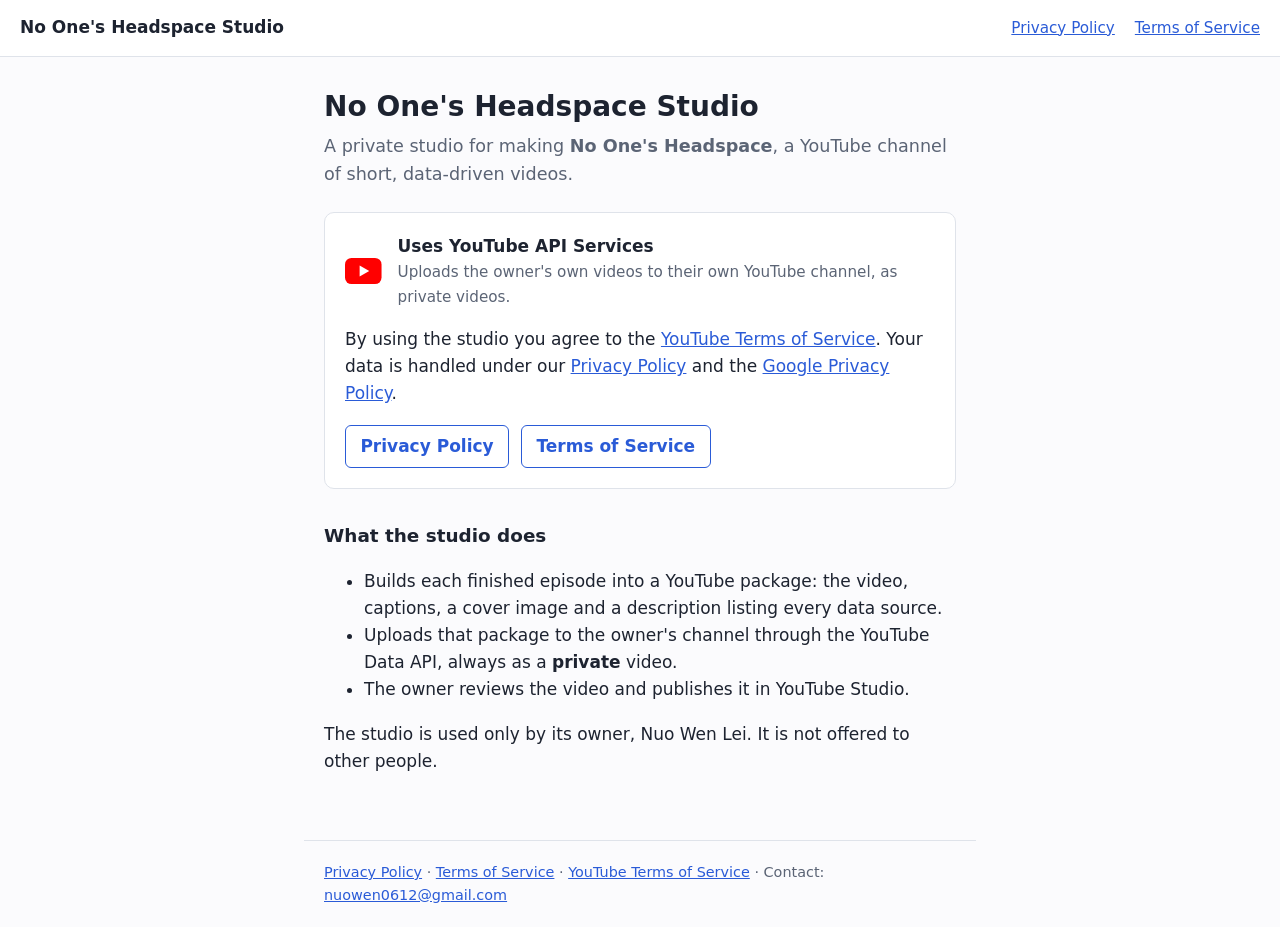
<file: index.html>
<!doctype html>
<html lang="en">
<head>
<meta charset="utf-8">
<meta name="viewport" content="width=device-width, initial-scale=1">
<title>No One's Headspace Studio</title>
<link rel="stylesheet" href="site.css">
</head>
<body>
<header class="top">
  <a class="brand" href="./">No One's Headspace Studio</a>
  <nav><a href="privacy.html">Privacy Policy</a><a href="terms.html">Terms of Service</a></nav>
</header>
<main>
<h1>No One's Headspace Studio</h1>
<p class="lead">A private studio for making <strong>No One's Headspace</strong>, a YouTube channel of short, data-driven videos.</p>

<section class="yt">
  <div class="yt-badge">
    <svg viewBox="0 0 28 20" width="42" height="30" aria-hidden="true"><rect width="28" height="20" rx="5" fill="#FF0000"/><path d="M11.2 5.7 18.6 10l-7.4 4.3z" fill="#fff"/></svg>
    <div>
      <div class="yt-title">Uses YouTube API Services</div>
      <div class="yt-sub">Uploads the owner's own videos to their own YouTube channel, as private videos.</div>
    </div>
  </div>
  <p>By using the studio you agree to the <a href="https://www.youtube.com/t/terms">YouTube Terms of Service</a>. Your data is handled under our <a href="privacy.html">Privacy Policy</a> and the <a href="https://policies.google.com/privacy">Google Privacy Policy</a>.</p>
  <p class="links"><a class="button" href="privacy.html">Privacy Policy</a> <a class="button" href="terms.html">Terms of Service</a></p>
</section>

<h2>What the studio does</h2>
<ul>
  <li>Builds each finished episode into a YouTube package: the video, captions, a cover image and a description listing every data source.</li>
  <li>Uploads that package to the owner's channel through the YouTube Data API, always as a <strong>private</strong> video.</li>
  <li>The owner reviews the video and publishes it in YouTube Studio.</li>
</ul>
<p>The studio is used only by its owner, Nuo Wen Lei. It is not offered to other people.</p>
</main>
<footer>
  <a href="privacy.html">Privacy Policy</a> · <a href="terms.html">Terms of Service</a> · <a href="https://www.youtube.com/t/terms">YouTube Terms of Service</a> · Contact: <a href="mailto:nuowen0612@gmail.com">nuowen0612@gmail.com</a>
</footer>
</body>
</html>
</file>
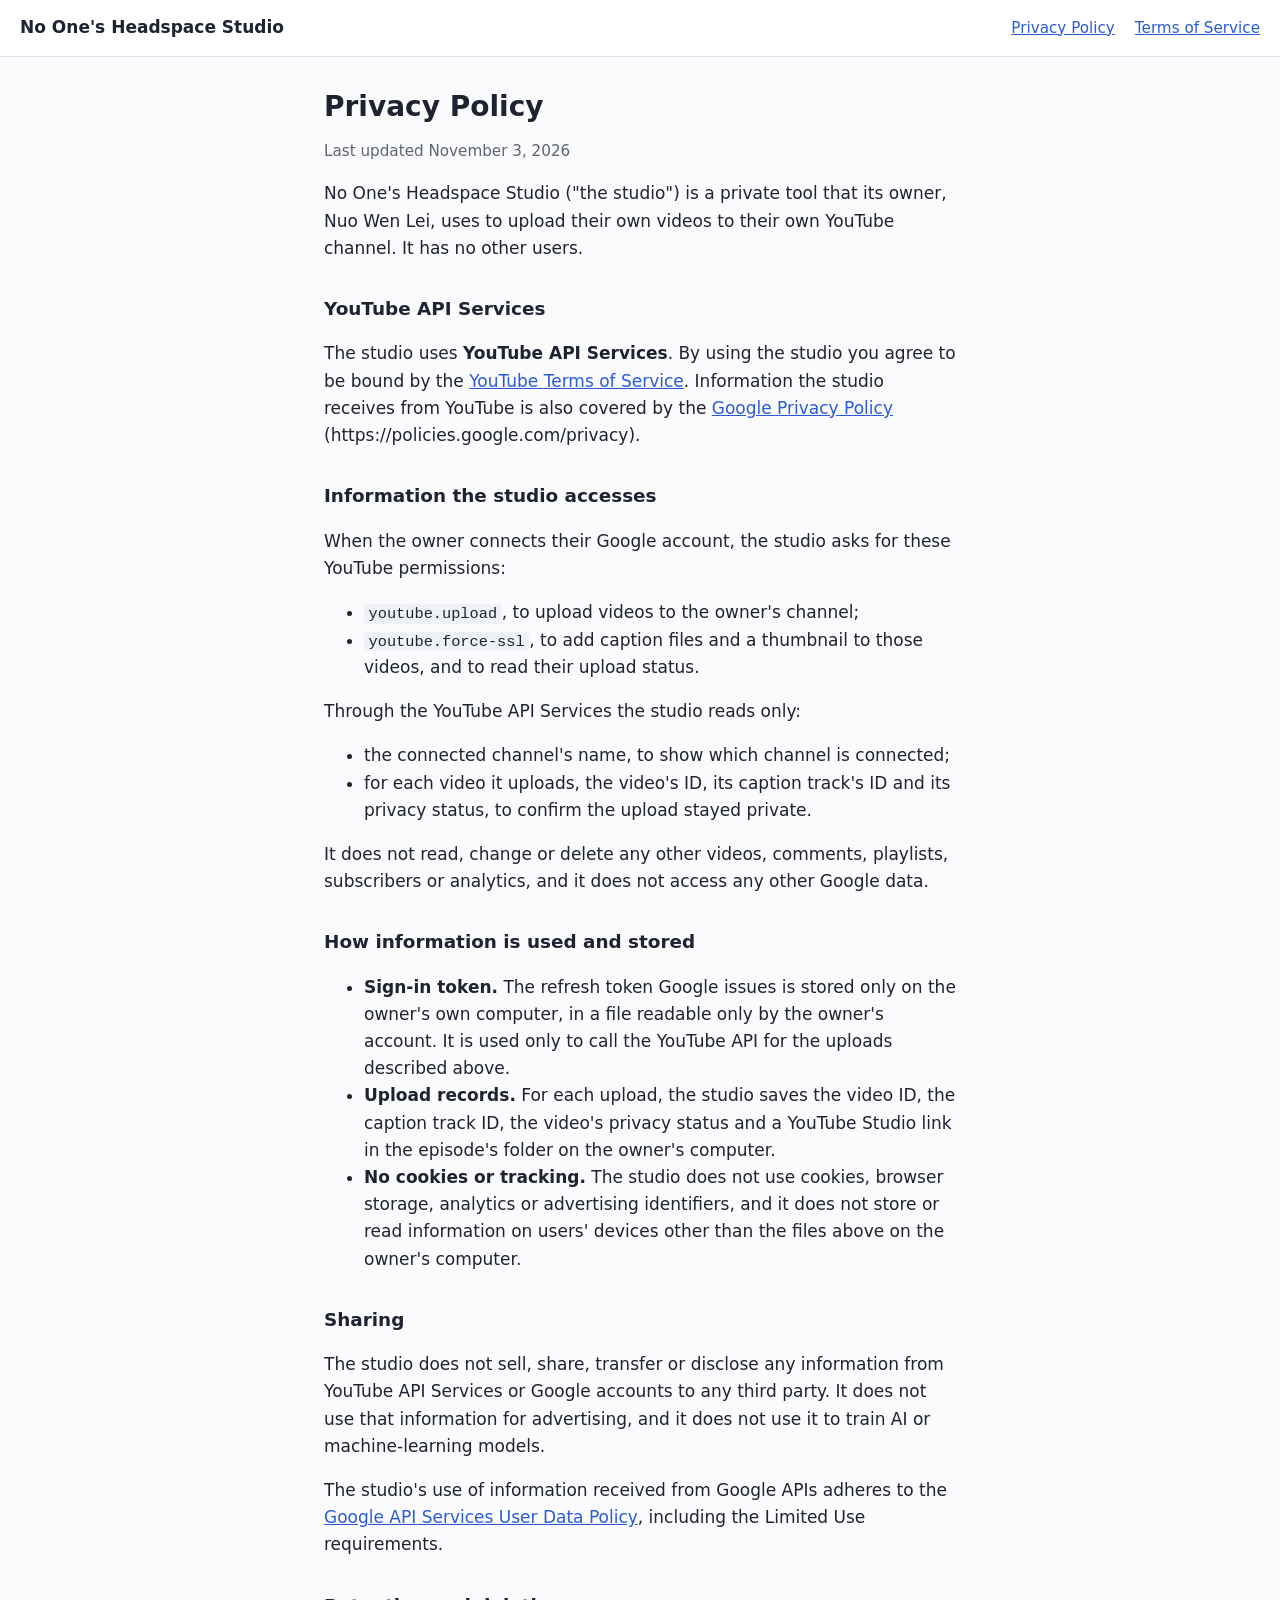
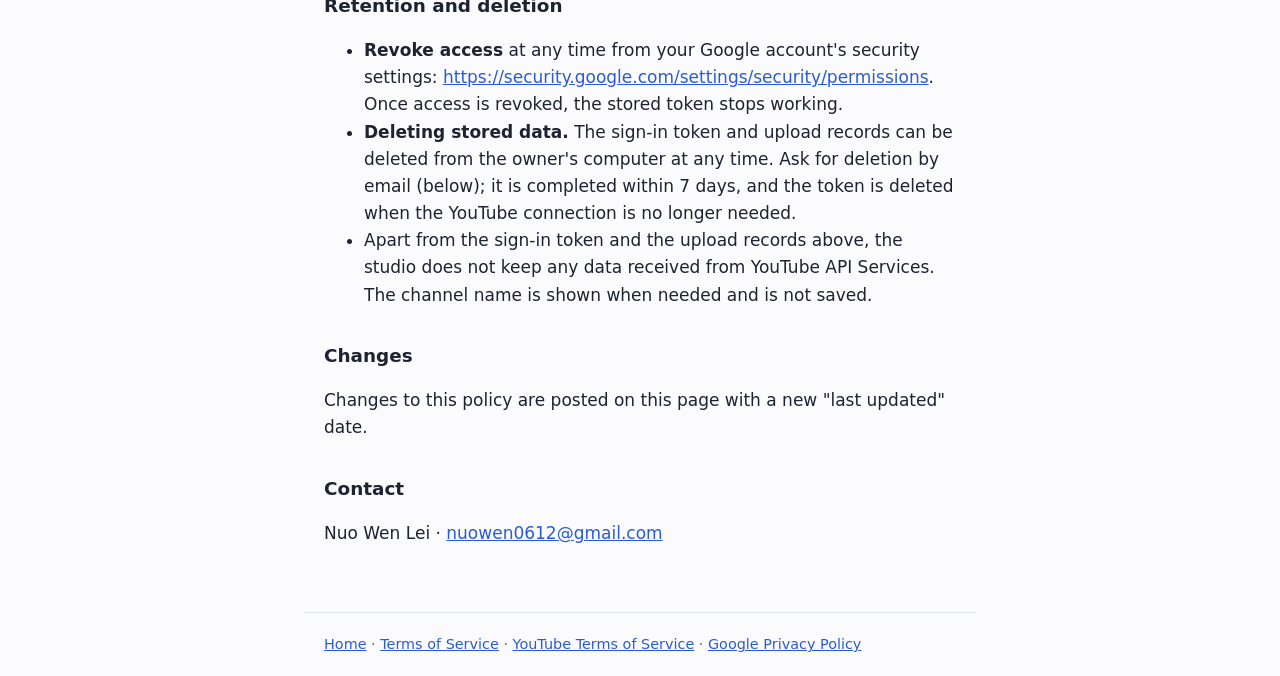
<file: privacy.html>
<!doctype html>
<html lang="en">
<head>
<meta charset="utf-8">
<meta name="viewport" content="width=device-width, initial-scale=1">
<title>Privacy Policy · No One's Headspace Studio</title>
<link rel="stylesheet" href="site.css">
</head>
<body>
<header class="top">
  <a class="brand" href="./">No One's Headspace Studio</a>
  <nav><a href="privacy.html">Privacy Policy</a><a href="terms.html">Terms of Service</a></nav>
</header>
<main>
<h1>Privacy Policy</h1>
<p class="meta">Last updated November 3, 2026</p>

<p>No One's Headspace Studio ("the studio") is a private tool that its owner, Nuo Wen Lei, uses to upload their own videos to their own YouTube channel. It has no other users.</p>

<h2>YouTube API Services</h2>
<p>The studio uses <strong>YouTube API Services</strong>. By using the studio you agree to be bound by the <a href="https://www.youtube.com/t/terms">YouTube Terms of Service</a>. Information the studio receives from YouTube is also covered by the <a href="https://policies.google.com/privacy">Google Privacy Policy</a> (https://policies.google.com/privacy).</p>

<h2>Information the studio accesses</h2>
<p>When the owner connects their Google account, the studio asks for these YouTube permissions:</p>
<ul>
  <li><code>youtube.upload</code>, to upload videos to the owner's channel;</li>
  <li><code>youtube.force-ssl</code>, to add caption files and a thumbnail to those videos, and to read their upload status.</li>
</ul>
<p>Through the YouTube API Services the studio reads only:</p>
<ul>
  <li>the connected channel's name, to show which channel is connected;</li>
  <li>for each video it uploads, the video's ID, its caption track's ID and its privacy status, to confirm the upload stayed private.</li>
</ul>
<p>It does not read, change or delete any other videos, comments, playlists, subscribers or analytics, and it does not access any other Google data.</p>

<h2>How information is used and stored</h2>
<ul>
  <li><strong>Sign-in token.</strong> The refresh token Google issues is stored only on the owner's own computer, in a file readable only by the owner's account. It is used only to call the YouTube API for the uploads described above.</li>
  <li><strong>Upload records.</strong> For each upload, the studio saves the video ID, the caption track ID, the video's privacy status and a YouTube Studio link in the episode's folder on the owner's computer.</li>
  <li><strong>No cookies or tracking.</strong> The studio does not use cookies, browser storage, analytics or advertising identifiers, and it does not store or read information on users' devices other than the files above on the owner's computer.</li>
</ul>

<h2>Sharing</h2>
<p>The studio does not sell, share, transfer or disclose any information from YouTube API Services or Google accounts to any third party. It does not use that information for advertising, and it does not use it to train AI or machine-learning models.</p>
<p>The studio's use of information received from Google APIs adheres to the <a href="https://developers.google.com/terms/api-services-user-data-policy">Google API Services User Data Policy</a>, including the Limited Use requirements.</p>

<h2>Retention and deletion</h2>
<ul>
  <li><strong>Revoke access</strong> at any time from your Google account's security settings: <a href="https://security.google.com/settings/security/permissions">https://security.google.com/settings/security/permissions</a>. Once access is revoked, the stored token stops working.</li>
  <li><strong>Deleting stored data.</strong> The sign-in token and upload records can be deleted from the owner's computer at any time. Ask for deletion by email (below); it is completed within 7 days, and the token is deleted when the YouTube connection is no longer needed.</li>
  <li>Apart from the sign-in token and the upload records above, the studio does not keep any data received from YouTube API Services. The channel name is shown when needed and is not saved.</li>
</ul>

<h2>Changes</h2>
<p>Changes to this policy are posted on this page with a new "last updated" date.</p>

<h2>Contact</h2>
<p>Nuo Wen Lei · <a href="mailto:nuowen0612@gmail.com">nuowen0612@gmail.com</a></p>
</main>
<footer>
  <a href="./">Home</a> · <a href="terms.html">Terms of Service</a> · <a href="https://www.youtube.com/t/terms">YouTube Terms of Service</a> · <a href="https://policies.google.com/privacy">Google Privacy Policy</a>
</footer>
</body>
</html>
</file>
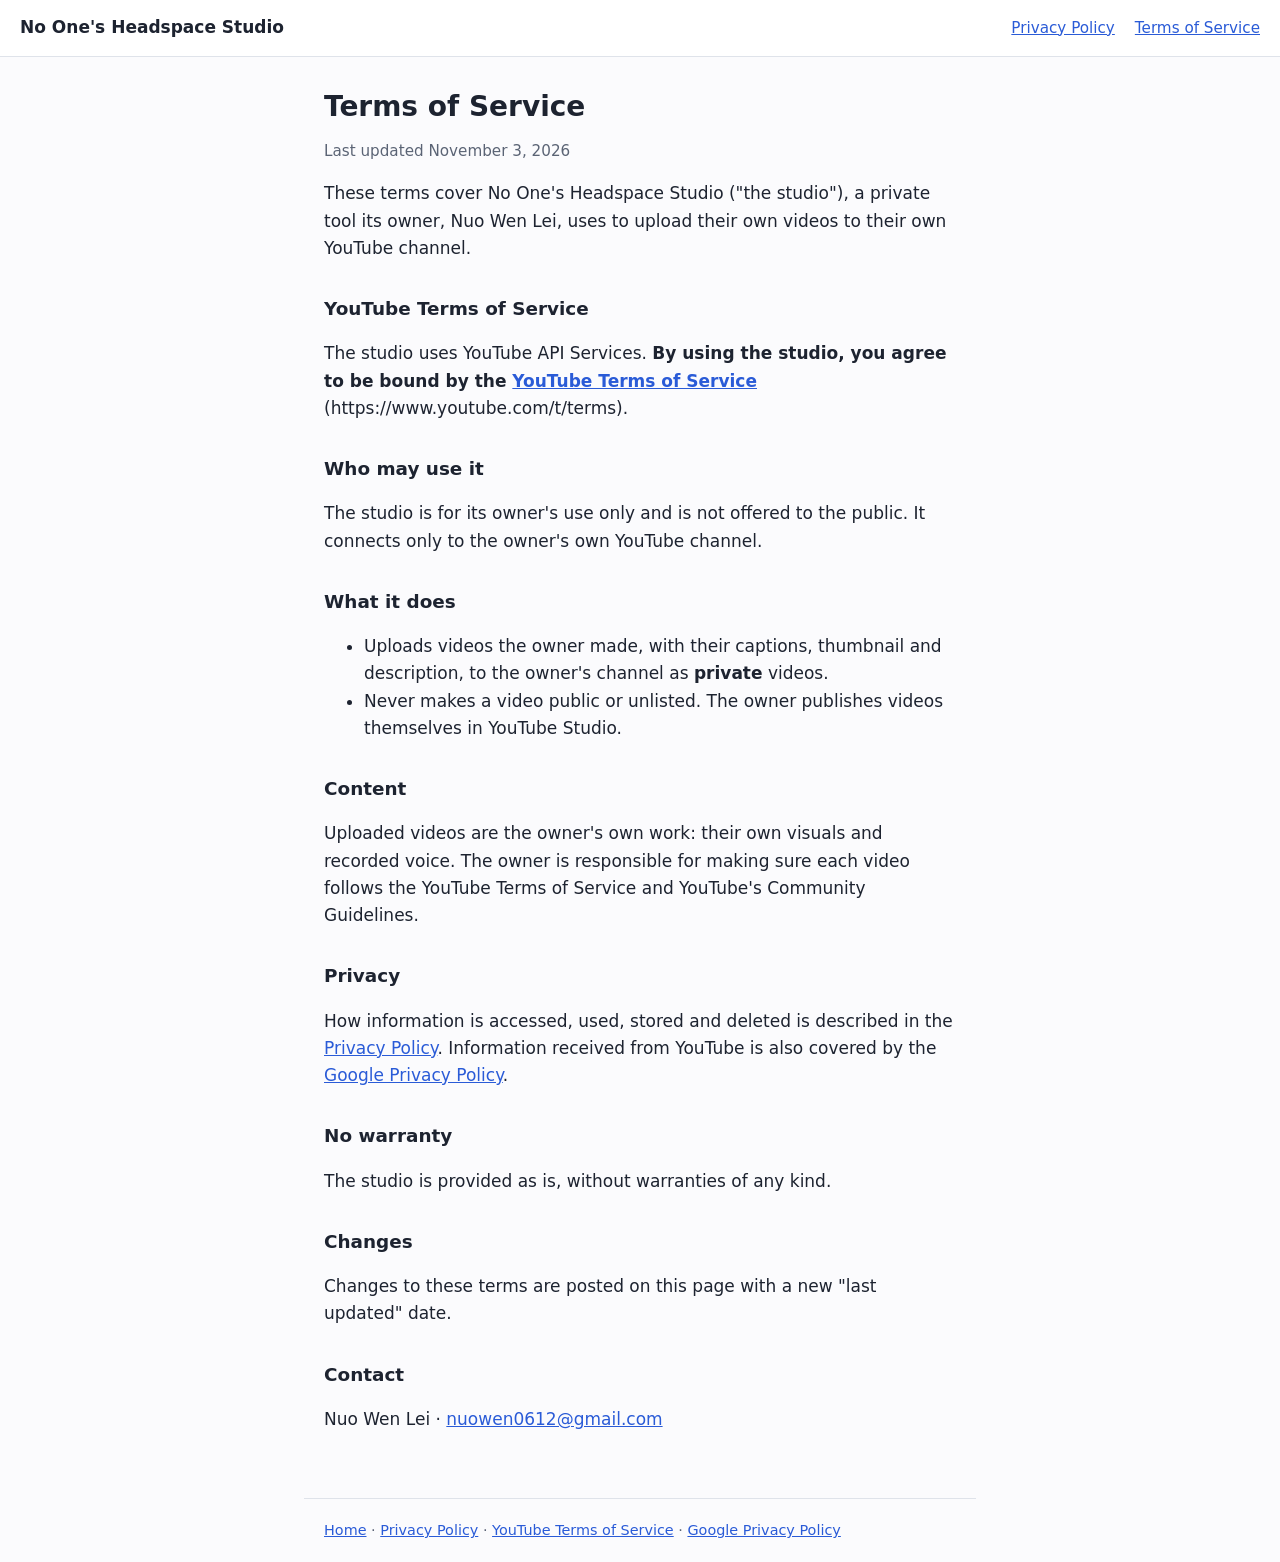
<file: terms.html>
<!doctype html>
<html lang="en">
<head>
<meta charset="utf-8">
<meta name="viewport" content="width=device-width, initial-scale=1">
<title>Terms of Service · No One's Headspace Studio</title>
<link rel="stylesheet" href="site.css">
</head>
<body>
<header class="top">
  <a class="brand" href="./">No One's Headspace Studio</a>
  <nav><a href="privacy.html">Privacy Policy</a><a href="terms.html">Terms of Service</a></nav>
</header>
<main>
<h1>Terms of Service</h1>
<p class="meta">Last updated November 3, 2026</p>

<p>These terms cover No One's Headspace Studio ("the studio"), a private tool its owner, Nuo Wen Lei, uses to upload their own videos to their own YouTube channel.</p>

<h2>YouTube Terms of Service</h2>
<p>The studio uses YouTube API Services. <strong>By using the studio, you agree to be bound by the <a href="https://www.youtube.com/t/terms">YouTube Terms of Service</a></strong> (https://www.youtube.com/t/terms).</p>

<h2>Who may use it</h2>
<p>The studio is for its owner's use only and is not offered to the public. It connects only to the owner's own YouTube channel.</p>

<h2>What it does</h2>
<ul>
  <li>Uploads videos the owner made, with their captions, thumbnail and description, to the owner's channel as <strong>private</strong> videos.</li>
  <li>Never makes a video public or unlisted. The owner publishes videos themselves in YouTube Studio.</li>
</ul>

<h2>Content</h2>
<p>Uploaded videos are the owner's own work: their own visuals and recorded voice. The owner is responsible for making sure each video follows the YouTube Terms of Service and YouTube's Community Guidelines.</p>

<h2>Privacy</h2>
<p>How information is accessed, used, stored and deleted is described in the <a href="privacy.html">Privacy Policy</a>. Information received from YouTube is also covered by the <a href="https://policies.google.com/privacy">Google Privacy Policy</a>.</p>

<h2>No warranty</h2>
<p>The studio is provided as is, without warranties of any kind.</p>

<h2>Changes</h2>
<p>Changes to these terms are posted on this page with a new "last updated" date.</p>

<h2>Contact</h2>
<p>Nuo Wen Lei · <a href="mailto:nuowen0612@gmail.com">nuowen0612@gmail.com</a></p>
</main>
<footer>
  <a href="./">Home</a> · <a href="privacy.html">Privacy Policy</a> · <a href="https://www.youtube.com/t/terms">YouTube Terms of Service</a> · <a href="https://policies.google.com/privacy">Google Privacy Policy</a>
</footer>
</body>
</html>
</file>
<file: site.css>
:root { --ink: #1d2330; --muted: #5b6475; --line: #dfe3ea; --ground: #fbfbfd; --link: #2a5bd7; --card: #ffffff; }
* { box-sizing: border-box; }
body { margin: 0; font: 17px/1.6 system-ui, -apple-system, "Segoe UI", sans-serif; color: var(--ink); background: var(--ground); }
a { color: var(--link); }
.top { display: flex; flex-wrap: wrap; gap: .5rem 1.5rem; justify-content: space-between; align-items: center; padding: .9rem 1.25rem; border-bottom: 1px solid var(--line); background: var(--card); }
.brand { font-weight: 700; color: var(--ink); text-decoration: none; }
.top nav { display: flex; gap: 1.25rem; font-size: .95rem; }
main { max-width: 42rem; margin: 0 auto; padding: 2rem 1.25rem 3rem; }
h1 { font-size: 1.75rem; line-height: 1.25; margin: 0 0 .5rem; }
h2 { font-size: 1.15rem; margin: 2rem 0 .5rem; }
.lead { font-size: 1.1rem; color: var(--muted); margin-top: 0; }
.meta { color: var(--muted); font-size: .95rem; }
.yt { border: 1px solid var(--line); border-radius: 10px; background: var(--card); padding: 1.25rem; margin: 1.5rem 0; }
.yt-badge { display: flex; gap: 1rem; align-items: center; }
.yt-title { font-weight: 700; }
.yt-sub { color: var(--muted); font-size: .95rem; }
.links { display: flex; flex-wrap: wrap; gap: .75rem; margin-bottom: 0; }
.button { display: inline-block; padding: .45rem .9rem; border: 1px solid var(--link); border-radius: 6px; text-decoration: none; font-weight: 600; }
code { font-size: .9em; background: #eef1f6; padding: .05em .3em; border-radius: 4px; }
footer { max-width: 42rem; margin: 0 auto; padding: 1.25rem; border-top: 1px solid var(--line); color: var(--muted); font-size: .9rem; }
</file>
